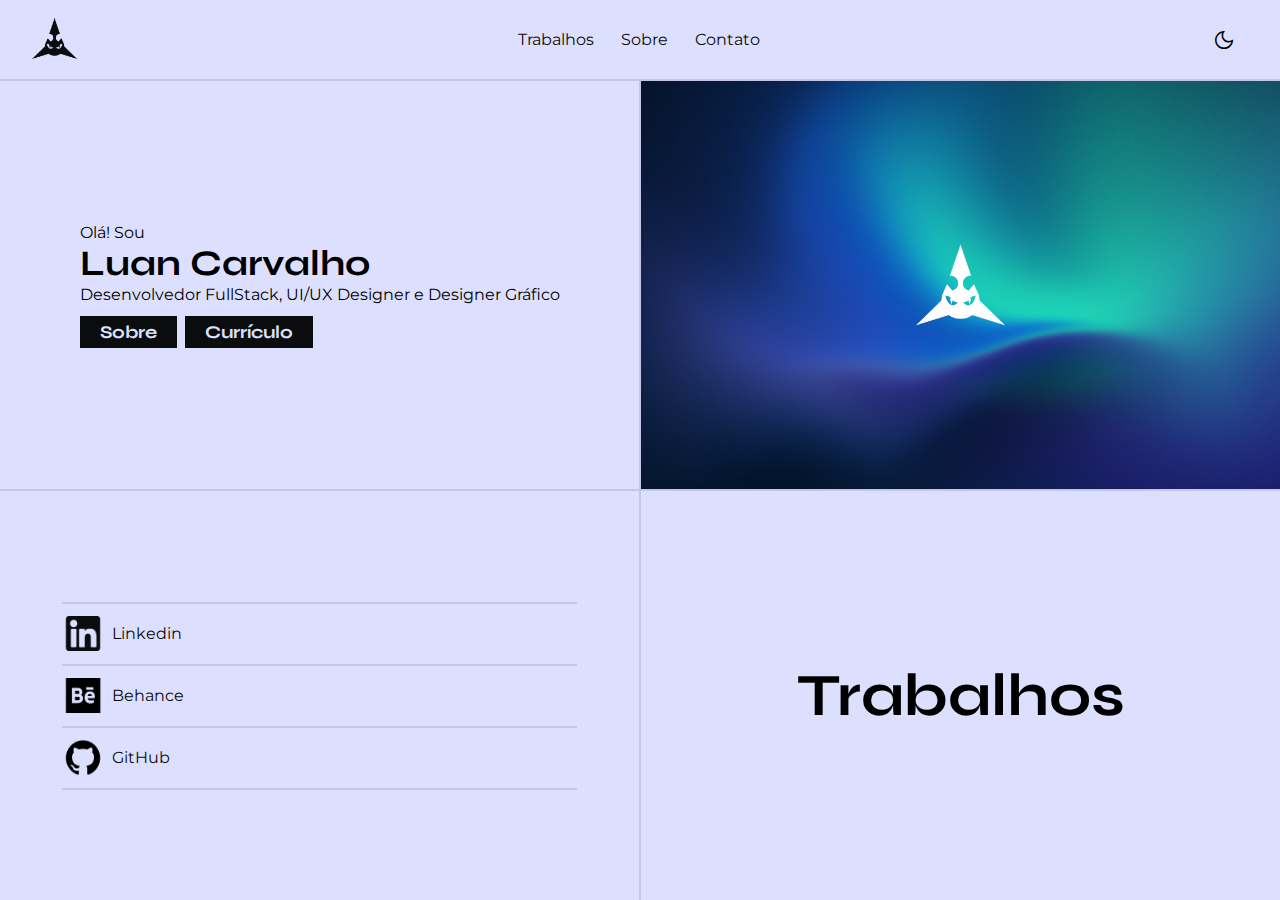
<file: index.html>
<!DOCTYPE html>
<html>

<head>
    <meta charset='utf-8'>
    <meta http-equiv='X-UA-Compatible' content='IE=edge'>
    <title>Luan Carvalho's Portfolio</title>
    <meta name='viewport' content='width=device-width, initial-scale=1'>
    <link rel='stylesheet' type='text/css' media='screen' href='assets/css/index_style.css' id="cssLink">
    <link rel="shortcut icon" href="ico.ico" type="image/x-icon">
    <!-- ICONS GOOGLE -->
    <link rel="stylesheet"
        href="https://fonts.googleapis.com/css2?family=Material+Symbols+Outlined:opsz,wght,FILL,GRAD@20..48,100..700,0..1,-50..200" />
    <!--FONTS GOOGLE-->
    <link rel="preconnect" href="https://fonts.googleapis.com">
    <link rel="preconnect" href="https://fonts.gstatic.com" crossorigin>
    <link href="https://fonts.googleapis.com/css2?family=Montserrat:wght@100;200;300;400;500;600;700&display=swap"
        rel="stylesheet">
    <link rel="preconnect" href="https://fonts.googleapis.com">
    <link rel="preconnect" href="https://fonts.gstatic.com" crossorigin>
    <link href="https://fonts.googleapis.com/css2?family=Syne:wght@400;500;600;700;800&display=swap" rel="stylesheet">
</head>

<body>
    <nav id="nav-general" class="style-light-bg">
        <div id="navigation">
            <a href="index.html"><img src="assets/images/icons/Black/Logo.png" class="nav-icon" id="logonav"></a>
            <ul>
                <li> <a href="trabalhos.html"> Trabalhos </a></li>
                <li> <a href="sobre.html"> Sobre </a></li>
                <li> <a href="contato.html"> Contato </a></li>
            </ul>
            <div id="right-nav">
                <a id="nav-menu" class="nav-btn" onclick="expandMenu();"> <span class="material-symbols-outlined"> menu
                    </span> </a>
                <a id="nav-darkmode" class="nav-btn" onclick="darkModeON();storageDark()"><span
                        class="material-symbols-outlined"> dark_mode </span> </a>
                <a id="nav-lightmode" class="nav-btn" onclick="darkModeOFF();storageLight()"><span
                        class="material-symbols-outlined"> light_mode </span> </a>
            </div>

        </div>
    </nav>
    <nav id="right-menu">
        <div id="menu-seminav">
            <a id="closeMenu">
            <span class="material-symbols-outlined" onclick="retractMenu()">close</span>
            </a>
        </div>
        <article>
            <ul class="right-menu-items">
                <li class="right-menu-li"> <a href="trabalhos.html"> Trabalhos </a> </li>
                <li class="right-menu-li"> <a href="sobre.html"> Sobre </a> </li>
                <li class="right-menu-li"> <a href="contato.html"> Contato </a> </li>
                <li class="right-menu-li catline"> </li>
            </ul>
            <ul class="right-menu-items">
                <li class="right-menu-li" id="darkMobileBTN"> <a onclick="darkModeON();storageDark()"> <span
                            class="material-symbols-outlined" id="mDarkIcon"> dark_mode </span> Modo Escuro</a> </li>
                <li class="_disabled" id="lightMobileBTN"> <a onclick="darkModeOFF();storageLight()"> <span class="material-symbols-outlined"
                            id="mDarkIcon"> light_mode </span> Modo Claro </a> </li>
            </ul>
        </article> 
    </nav>
    <main class="style-light-bg">
        <div id="luan-info" class="">
            <div id="container-luan" class="spacing60">
                <div id="mainText">
                    <h2>Olá! Sou</h2>
                    <h1>Luan Carvalho</h1>
                    <h2>Desenvolvedor FullStack, UI/UX Designer e Designer Gráfico</h2>
                </div>
                <div id="luan-buttons">
                    <a href="sobre.html"><button id="btnsobre">Sobre</button> </a>
                    <a href="assets/files/luancarvalhocurriculo.pdf" download><button id="btncurriculo">Currículo</button> </a>
                </div>
            </div>
        </div>
        <div id="picture-deco"></div>
        <div id="luan-socials" class="">
            <section id="contentsocials" class="spacing60">
                <h1 id="titleSocials" class="titleMobile">Redes Sociais</h1>
                <ul id="container-socials" class="">
                    <a href="https://www.linkedin.com/in/luancarvalho7/">
                        <li id="liLinkedin"> <img src="assets/images/icons/Black/linkedinBlack.png" class="social_icon"
                                id="linkedin-ico">
                            Linkedin</li>
                    </a>
                    <a href="https://www.behance.net/anluk">
                        <li id="liBehance"> <img src="assets/images/icons/Black/behanceBlack.png" class="social_icon"
                                id="behance-ico">
                            Behance </li>
                    </a>
                    <a href="https://github.com/luancarvalho7">
                        <li id="liGitHub"> <img src="assets/images/icons/Black/gitblack.png" class="social_icon"
                                id="github-ico"> GitHub
                        </li>
                    </a>
                </ul>
            </section>
        </div>
        <div id="works" class="" onmouseover="worksappear()" onmouseout="worksdisappear()">
            <div id="workcards">
                <a href="https://www.behance.net/anluk" id="cardGraphic" class="wCard">
                    <img src="assets/images/Pictures/GraphicDesign.png">
                </a>
                <a href="trabalhos.html" id="cardWeb" class="wCard">
                    <img src="assets/images/Pictures/WebDesigh.png">
                </a>
            </div>
            <div id="container-works">
                <h1>Trabalhos</h1>
            </div>
        </div>
        <div id="worksmobile">
            <section id="workscontent">
                <h1 class="titleMobile">Trabalhos</h1>
                <a href="https://www.behance.net/anluk" id="cardGraphicMobile" class="wCardMobile">
                    <img src="assets/images/Pictures/GraphicDesign.png">
                </a>
                <a href="trabalhos.html" id="cardWebMobile" class="wCardMobile">
                    <img src="assets/images/Pictures/WebDesigh.png">
                </a>
            </section>
        </div>
    </main>
</body>
<script src='assets/script/indexscript.js'></script>
<script src='assets/script/mutuals.js'></script>
</html>
</file>
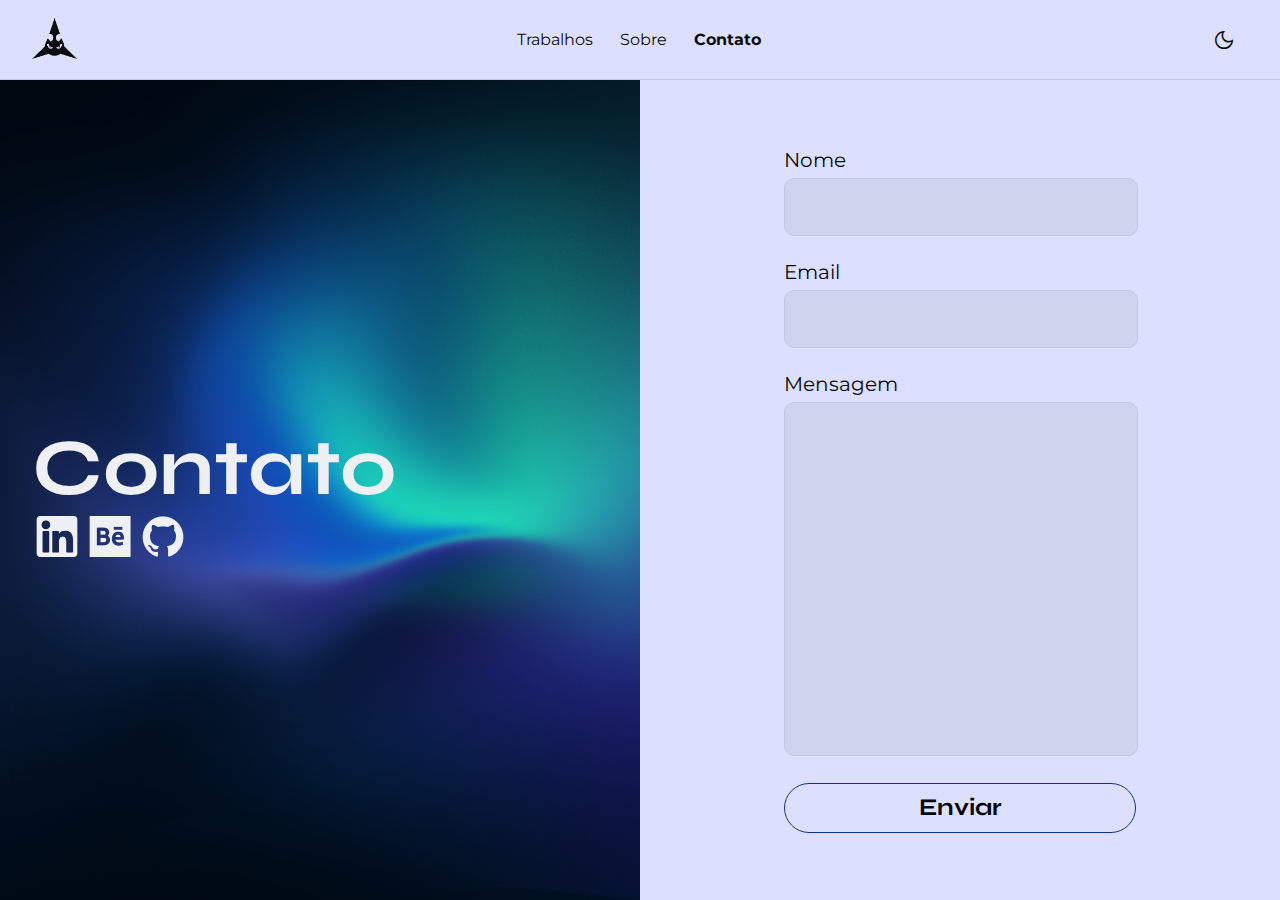
<file: contato.html>
<!DOCTYPE html>
<html>

<head>
    <meta charset='utf-8'>
    <meta http-equiv='X-UA-Compatible' content='IE=edge'>
    <title>Contato</title>
    <meta name='viewport' content='width=device-width, initial-scale=1'>
    <link rel="shortcut icon" href="ico.ico" type="image/x-icon">
    <link rel='stylesheet' type='text/css' media='screen' href='assets/css/contato_style.css' id="cssLink">
    <!-- ICONS GOOGLE -->
    <link rel="stylesheet"
        href="https://fonts.googleapis.com/css2?family=Material+Symbols+Outlined:opsz,wght,FILL,GRAD@20..48,100..700,0..1,-50..200" />
    <!--FONTS GOOGLE-->
    <link rel="preconnect" href="https://fonts.googleapis.com">
    <link rel="preconnect" href="https://fonts.gstatic.com" crossorigin>
    <link href="https://fonts.googleapis.com/css2?family=Montserrat:wght@100;200;300;400;500;600;700&display=swap"
        rel="stylesheet">
    <link rel="preconnect" href="https://fonts.googleapis.com">
    <link rel="preconnect" href="https://fonts.gstatic.com" crossorigin>
    <link href="https://fonts.googleapis.com/css2?family=Syne:wght@400;500;600;700;800&display=swap" rel="stylesheet">
</head>

<body>
    <nav id="nav-general" class="style-light-bg">
        <div id="navigation">
            <a href="index.html"><img src="assets/images/icons/Black/Logo.png" class="nav-icon" id="logonav"></a>
            <ul>
                <li> <a href="trabalhos.html"> Trabalhos </a></li>
                <li> <a href="sobre.html"> Sobre </a></li>
                <li> <a href="contato.html" class="current-page_NAV"> Contato </a></li>
            </ul>
            <div id="right-nav">
                <a id="nav-menu" class="nav-btn" onclick="expandMenu();"> <span class="material-symbols-outlined"> menu
                    </span> </a>
                <a id="nav-darkmode" class="nav-btn" onclick="darkModeON();storageDark()"><span
                        class="material-symbols-outlined"> dark_mode </span> </a>
                <a id="nav-lightmode" class="nav-btn" onclick="darkModeOFF();storageLight()"><span
                        class="material-symbols-outlined"> light_mode </span> </a>
            </div>

        </div>
    </nav>
    <nav id="right-menu">
        <div id="menu-seminav">
            <a id="closeMenu">
                <span class="material-symbols-outlined" onclick="retractMenu()">close</span>
            </a>
        </div>
        <article>
            <ul class="right-menu-items">
                <li class="right-menu-li"> <a href="trabalhos.html"> Trabalhos </a> </li>
                <li class="right-menu-li"> <a href="sobre.html"> Sobre </a> </li>
                <li class="right-menu-li"> <a href="contato.html"> Contato </a> </li>
                <li class="right-menu-li catline"> </li>
            </ul>
            <ul class="right-menu-items">
                <li class="right-menu-li" id="darkMobileBTN"> <a onclick="darkModeON();storageDark()"> <span
                            class="material-symbols-outlined" id="mDarkIcon"> dark_mode </span> Modo Escuro</a> </li>
                <li class="_disabled" id="lightMobileBTN"> <a onclick="darkModeOFF();storageLight()"> <span
                            class="material-symbols-outlined" np id="mDarkIcon"> light_mode </span> Modo Claro </a>
                </li>
            </ul>
        </article>
    </nav>
    <main>
        <section class="title-deco">
            <div id="information">
                <h1 class="titleSyne">Contato</h1>
                <div id="socialMedia">
                    <a href="https://www.linkedin.com/in/luancarvalho7/"> <img
                            src="assets/images/icons/White/linkedin.png" class="contactSocial-icon"> </a>
                    <a href="https://www.behance.net/anluk"> <img src="assets/images/icons/White/behance.png"
                            class="contactSocial-icon"> </a>
                    <a href="https://github.com/luancarvalho7"> <img src="assets/images/icons/White/github.png"
                            class="contactSocial-icon"> </a>
                </div>
            </div>
        </section>
        <section class="content">
            <form id="formulario" action="https://formspree.io/f/mvoyrokz" method="POST">
                <div class="inputField">
                    <h1>Nome</h1><input type="text" class="inputContact customStyle-Frm" id="nameI" name="Name:"  maxlength="120" required onkeyup="firstletter()">
                </div>
                <div class="inputField">
                    <h1>Email</h1><input type="email" class="inputContact customStyle-Frm" name="Email:" maxlength="120" required>
                </div>
                <div class="inputField">
                    <h1>Mensagem</h1>
                    <textarea name="Message:" class="txtA-Contact customStyle-Frm" maxlength="2000" required> </textarea>
                </div>
                <input type="submit" id="buttonSubmit" value="Enviar">
            </form>
        </section>
    </main>
</body>
<script src='assets/script/contatoscript.js'></script>
<script src='assets/script/mutuals.js'></script>

</html>
</file>
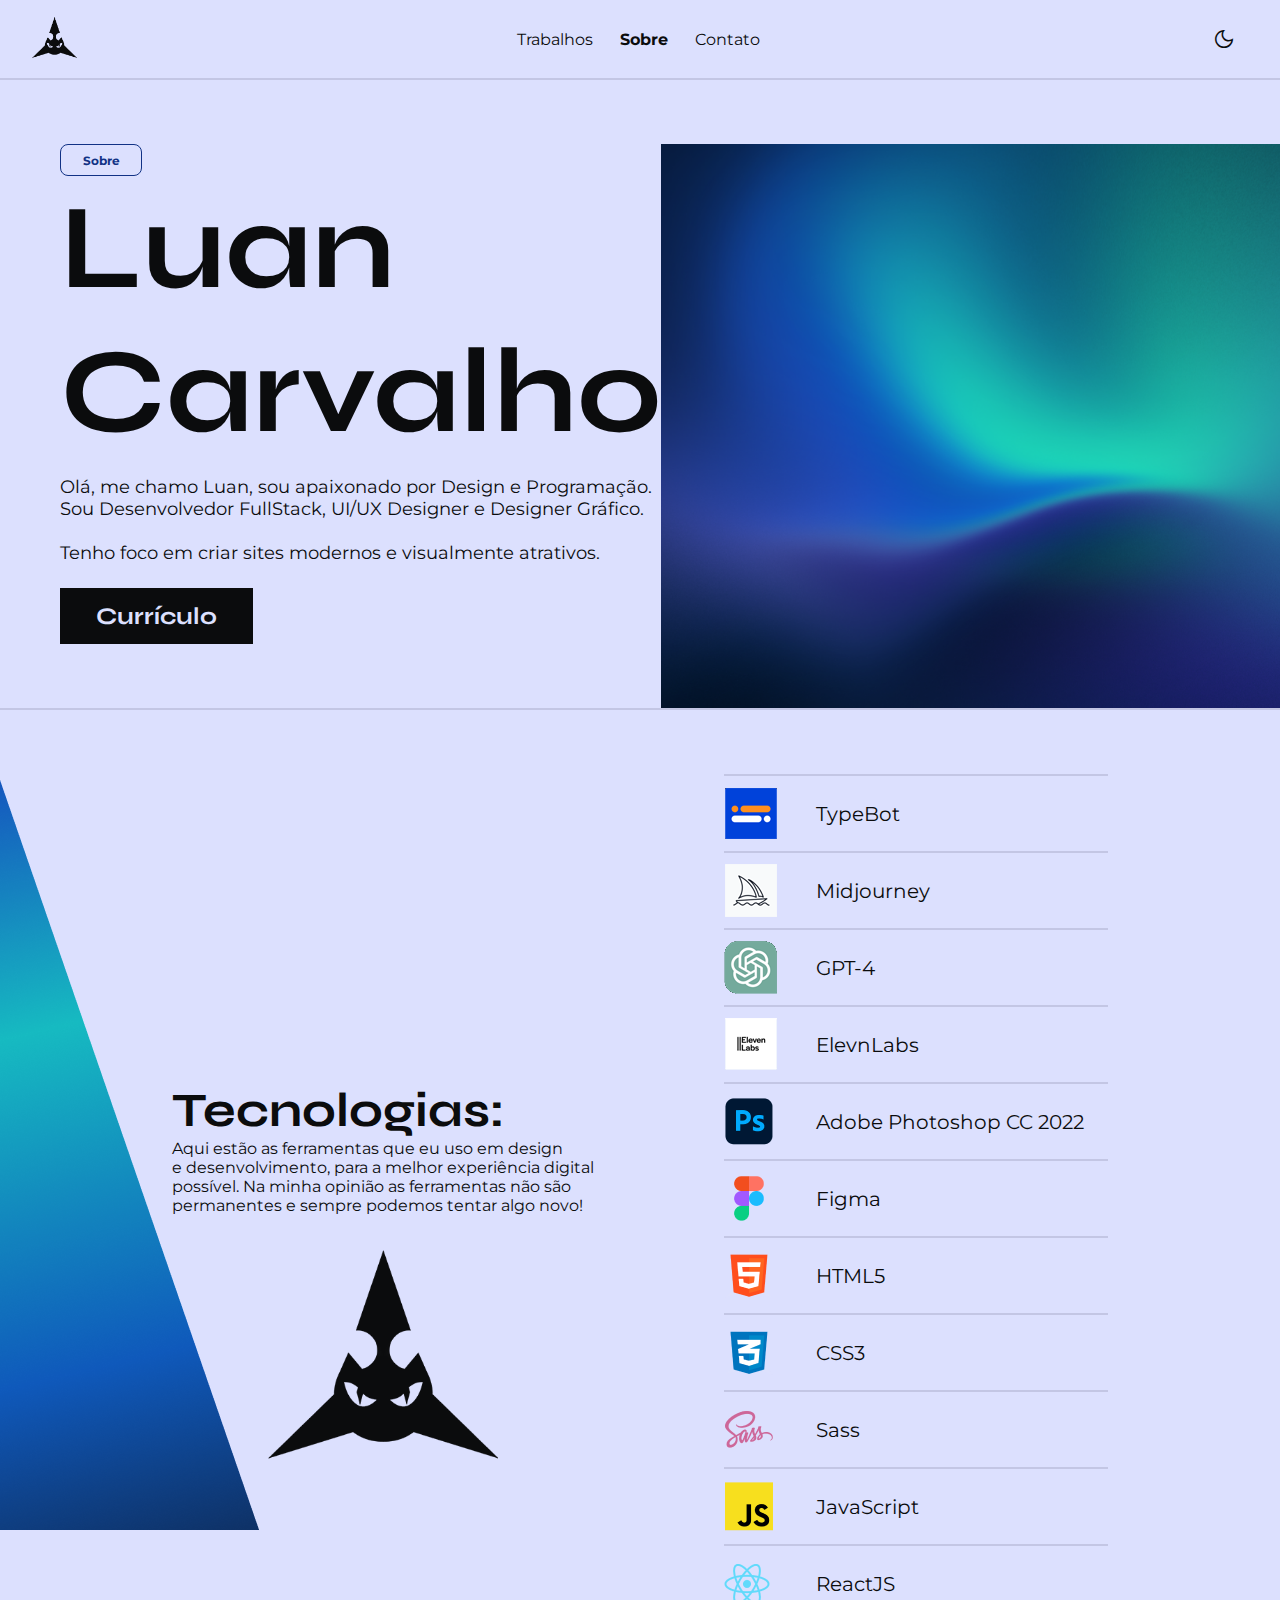
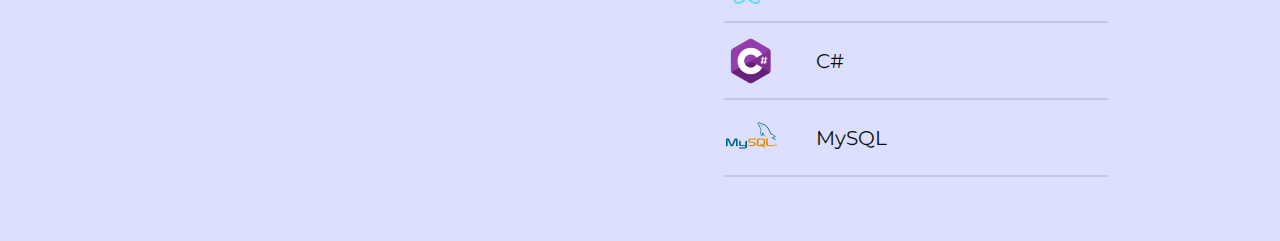
<file: sobre.html>
<!DOCTYPE html>
<html>

<head>
    <meta charset='utf-8'>
    <meta http-equiv='X-UA-Compatible' content='IE=edge'>
    <title>Sobre</title>
    <meta name='viewport' content='width=device-width, initial-scale=1'>
    <link rel="shortcut icon" href="ico.ico" type="image/x-icon">
    <link rel='stylesheet' type='text/css' media='screen' href='assets/css/sobre_style.css' id="cssLink">
    <!-- ICONS GOOGLE -->
    <link rel="stylesheet"
        href="https://fonts.googleapis.com/css2?family=Material+Symbols+Outlined:opsz,wght,FILL,GRAD@20..48,100..700,0..1,-50..200" />
    <!--FONTS GOOGLE-->
    <link rel="preconnect" href="https://fonts.googleapis.com">
    <link rel="preconnect" href="https://fonts.gstatic.com" crossorigin>
    <link href="https://fonts.googleapis.com/css2?family=Montserrat:wght@100;200;300;400;500;600;700&display=swap"
        rel="stylesheet">
    <link rel="preconnect" href="https://fonts.googleapis.com">
    <link rel="preconnect" href="https://fonts.gstatic.com" crossorigin>
    <link href="https://fonts.googleapis.com/css2?family=Syne:wght@400;500;600;700;800&display=swap" rel="stylesheet">
</head>

<body>
    <nav id="nav-general">
        <div id="navigation">
            <a href="index.html"><img src="assets/images/icons/Black/Logo.png" class="nav-icon" id="logonav"></a>
            <ul>
                <li> <a href="trabalhos.html"> Trabalhos </a></li>
                <li> <a href="sobre.html" class="current-page_NAV"> Sobre </a></li>
                <li> <a href="contato.html"> Contato </a></li>
            </ul>
            <div id="right-nav">
                <a id="nav-menu" class="nav-btn" onclick="expandMenu();"> <span class="material-symbols-outlined"> menu
                    </span> </a>
                <a id="nav-darkmode" class="nav-btn" onclick="darkModeON();storageDark()"><span
                        class="material-symbols-outlined"> dark_mode </span> </a>
                <a id="nav-lightmode" class="nav-btn" onclick="darkModeOFF();storageLight()"><span
                        class="material-symbols-outlined"> light_mode </span> </a>
            </div>

        </div>
    </nav>
    <nav id="right-menu">
        <div id="menu-seminav">
            <a id="closeMenu">
                <span class="material-symbols-outlined" onclick="retractMenu()">close</span>
            </a>
        </div>
        <article>
            <ul class="right-menu-items">
                <li class="right-menu-li"> <a href="trabalhos.html"> Trabalhos </a> </li>
                <li class="right-menu-li"> <a href="sobre.html"> Sobre </a> </li>
                <li class="right-menu-li"> <a href="contato.ht  ml"> Contato </a> </li>
                <li class="right-menu-li catline"> </li>
            </ul>
            <ul class="right-menu-items">
                <li class="right-menu-li" id="darkMobileBTN"> <a onclick="darkModeON();storageDark()"> <span
                            class="material-symbols-outlined" id="mDarkIcon"> dark_mode </span> Modo Escuro</a> </li>
                <li class="_disabled" id="lightMobileBTN"> <a onclick="darkModeOFF();storageLight()"> <span
                            class="material-symbols-outlined" np id="mDarkIcon"> light_mode </span> Modo Claro </a>
                </li>
            </ul>
        </article>
    </nav>
    <main>
        <div class="content">
            <section id="luan-info">
                <div id="about-luan">
                    <div id="current-page">Sobre</div>
                    <div id="information">
                        <h1 class="titleSyne" id="about-title">Luan <br>Carvalho</h1>
                        <p id="about-text">Olá, me chamo Luan, sou apaixonado por Design e Programação. <br>
                            Sou Desenvolvedor FullStack, UI/UX Designer e Designer Gráfico. <br> <br>
                            Tenho foco em criar sites modernos e visualmente atrativos.
                        </p>
                    </div>
                    <a id="download-curriculo" href="assets/files/luancarvalhocurriculo.pdf" download><button id="btncurriculo" class="mainbutton" href="">
                            Currículo</button> </a>
                    <figcaption id="about-deco-mobile"></figcaption>
                </div>
                <figcaption id="about-deco"></figcaption>
            </section>
            <section id="techs">
                <div id="info-techs">
                    <h1 class="titleSyne">Tecnologias:</h1>
                    <p>Aqui estão as ferramentas que eu uso em design<br>
                        e desenvolvimento, para a melhor experiência digital<br>
                        possível. Na minha opinião as ferramentas não são<br>
                        permanentes e sempre podemos tentar algo novo!
                    </p>
                    <img src="assets/images/icons/Black/Logo.png" id="logoTechs">
                </div>
                <div id="techlist">
                    <ul>
                        <li>
                            <div class="tech-img"><img src="assets/images/icons/Colorful/typebot.png"> </div>
                            <h1>TypeBot</h1>
                        </li>
                        <li>
                            <div class="tech-img"><img src="assets/images/icons/Colorful/Midjourney.png"> </div>
                            <h1>Midjourney</h1>
                        </li>
                        <li>
                            <div class="tech-img"><img src="assets/images/icons/Colorful/chatgpt.png"> </div>
                            <h1>GPT-4</h1>
                        </li>
                        <li>
                            <div class="tech-img"><img src="assets/images/icons/Colorful/ElevenLabs.png"> </div>
                            <h1>ElevnLabs</h1>
                        </li>
                        <li>
                            <div class="tech-img"><img src="assets/images/icons/Colorful/Photoshop 1.png"> </div>
                            <h1>Adobe Photoshop CC 2022</h1>
                        </li>
                        <li>
                            <div class="tech-img"><img src="assets/images/icons/Colorful/Figma 1.png"> </div>
                            <h1>Figma</h1>
                        </li>
                        <li>
                            <div class="tech-img"><img src="assets/images/icons/Colorful/Html 1.png"> </div>
                            <h1>HTML5</h1>
                        </li>
                        <li>
                            <div class="tech-img"><img src="assets/images/icons/Colorful/Css 1.png"> </div>
                            <h1>CSS3</h1>
                        </li>
                        <li>
                            <div class="tech-img"><img src="assets/images/icons/Colorful/Sass 1.png"> </div>
                            <h1>Sass</h1>
                        </li>
                        <li>
                            <div class="tech-img"><img src="assets/images/icons/Colorful/Js 1.png"> </div>
                            <h1>JavaScript</h1>
                        </li>
                        <li>
                            <div class="tech-img"><img src="assets/images/icons/Colorful/reactjs.png"> </div>
                            <h1>ReactJS</h1>
                        </li>
                        <li>
                            <div class="tech-img"><img src="assets/images/icons/Colorful/Csharp.png"> </div>
                            <h1>C#</h1>
                        </li>
                        <li>
                            <div class="tech-img"><img src="assets/images/icons/Colorful/Mysql 1.png"> </div>
                            <h1>MySQL</h1>
                        </li>
                    </ul>
                </div>
            </section>
            <figcaption id="triangle-shape"> </figcaption>
        </div>
    </main>
</body>
<script src='assets/script/sobrescript.js'></script>
<script src='assets/script/mutuals.js'></script>

</html>
</file>
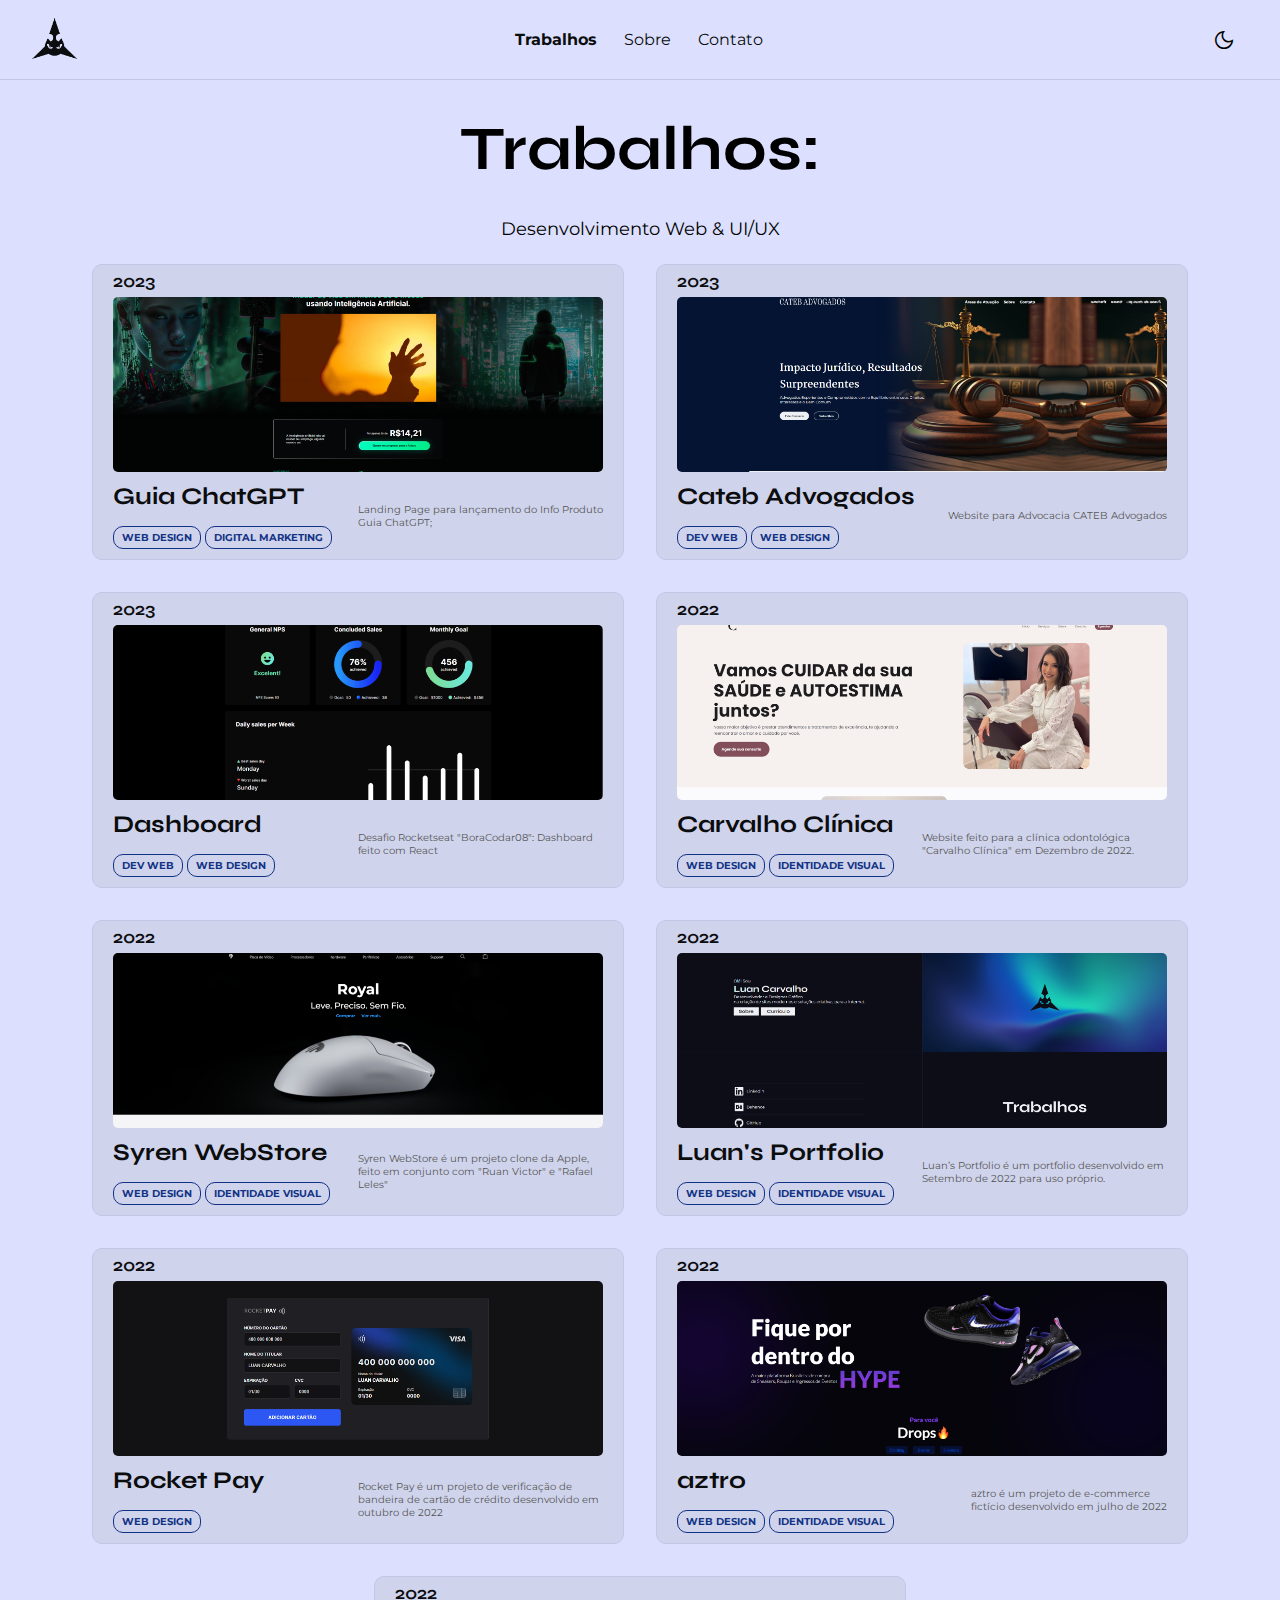
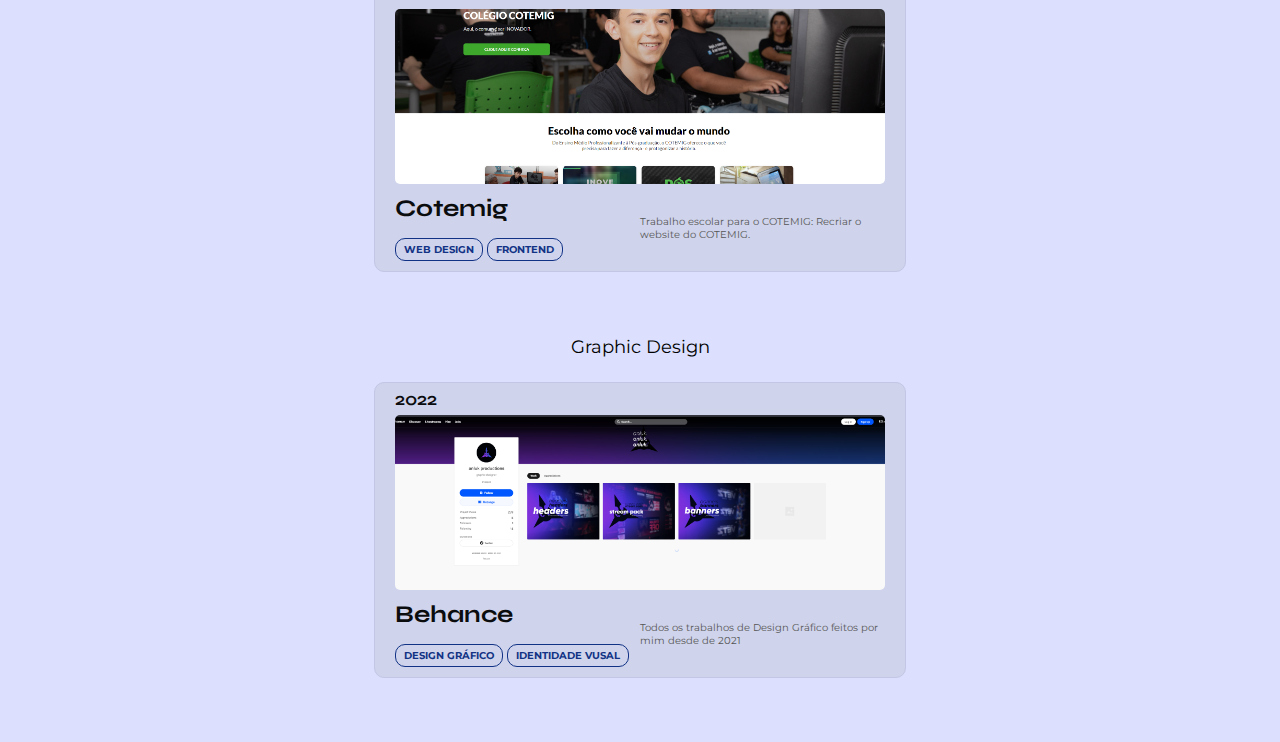
<file: trabalhos.html>
<!DOCTYPE html>
<html>

<head>
    <meta charset='utf-8'>
    <meta http-equiv='X-UA-Compatible' content='IE=edge'>
    <title>Trabalhos</title>
    <meta name='viewport' content='width=device-width, initial-scale=1'>
    <link rel="shortcut icon" href="ico.ico" type="image/x-icon">
    <link rel='stylesheet' type='text/css' media='screen' href='assets/css/trabalhos_style.css' id="cssLink">
    <!-- ICONS GOOGLE -->
    <link rel="stylesheet"
        href="https://fonts.googleapis.com/css2?family=Material+Symbols+Outlined:opsz,wght,FILL,GRAD@20..48,100..700,0..1,-50..200" />
    <!--FONTS GOOGLE-->
    <link rel="preconnect" href="https://fonts.googleapis.com">
    <link rel="preconnect" href="https://fonts.gstatic.com" crossorigin>
    <link href="https://fonts.googleapis.com/css2?family=Montserrat:wght@100;200;300;400;500;600;700&display=swap"
        rel="stylesheet">
    <link rel="preconnect" href="https://fonts.googleapis.com">
    <link rel="preconnect" href="https://fonts.gstatic.com" crossorigin>
    <link href="https://fonts.googleapis.com/css2?family=Syne:wght@400;500;600;700;800&display=swap" rel="stylesheet">
</head>

<body>
    <nav id="nav-general" class="style-light-bg">
        <div id="navigation">
            <a href="index.html"><img src="assets/images/icons/Black/Logo.png" class="nav-icon" id="logonav"></a>
            <ul>
                <li> <a href="trabalhos.html" class="current-page_NAV"> Trabalhos </a></li>
                <li> <a href="sobre.html"> Sobre </a></li>
                <li> <a href="contato.html"> Contato </a></li>
            </ul>
            <div id="right-nav">
                <a id="nav-menu" class="nav-btn" onclick="expandMenu();"> <span class="material-symbols-outlined"> menu
                    </span> </a>
                <a id="nav-darkmode" class="nav-btn" onclick="darkModeON();storageDark()"><span
                        class="material-symbols-outlined"> dark_mode </span> </a>
                <a id="nav-lightmode" class="nav-btn" onclick="darkModeOFF();storageLight()"><span
                        class="material-symbols-outlined"> light_mode </span> </a>
            </div>

        </div>
    </nav>
    <nav id="right-menu">
        <div id="menu-seminav">
            <a id="closeMenu">
                <span class="material-symbols-outlined" onclick="retractMenu()">close</span>
            </a>
        </div>
        <article>
            <ul class="right-menu-items">
                <li class="right-menu-li"> <a href="trabalhos.html"> Trabalhos </a> </li>
                <li class="right-menu-li"> <a href="sobre.html"> Sobre </a> </li>
                <li class="right-menu-li"> <a href="contato.html"> Contato </a> </li>
                <li class="right-menu-li catline"> </li>
            </ul>
            <ul class="right-menu-items">
                <li class="right-menu-li" id="darkMobileBTN"> <a onclick="darkModeON();storageDark()"> <span
                            class="material-symbols-outlined" id="mDarkIcon"> dark_mode </span> Modo Escuro</a> </li>
                <li class="_disabled" id="lightMobileBTN"> <a onclick="darkModeOFF();storageLight()"> <span
                            class="material-symbols-outlined" np id="mDarkIcon"> light_mode </span> Modo Claro </a>
                </li>
            </ul>
        </article>
    </nav>
    <main>
        <div class="mainSection" id="titlesection">
            <h1 class="titleSyne" id="trabalhosTitle">Trabalhos:</h1>
        </div>
        <div id="webdesign" class="mainSection">
            <h1 class="titleCategories">Desenvolvimento Web & UI/UX</h1>
            <section class="containers">
                <!-- vv OAKAI START vv -->
                <a href="https://oak-ai.vercel.app" class="cardProject">
                    <div class="cardContent">
                        <div class="titleSyne dateProject">2023</div>
                        <figcaption class="project_image"><img src="assets/images/project_pictures/oakai.png">
                        </figcaption>
                        <div class="project_information">
                            <div class="title_tags">
                                <h1 class="titleSyne">Guia ChatGPT</h1>
                                <div class="tags">
                                    <div class="tag_default">WEB DESIGN</div>
                                    <div class="tag_default">DIGITAL MARKETING</div>
                                </div>
                            </div>
                            <div class="project_description">
                                <h2>Landing Page para lançamento do Info Produto Guia ChatGPT;
                                </h2>
                            </div>
                        </div>
                    </div>
                </a>
                <!-- vv COAKAI END vv -->
                <!-- vv CATEB CARD START vv -->
                <a href="https://catebadvogados.com.br/" class="cardProject">
                    <div class="cardContent">
                        <div class="titleSyne dateProject">2023</div>
                        <figcaption class="project_image"><img src="assets/images/project_pictures/cateb.png">
                        </figcaption>
                        <div class="project_information">
                            <div class="title_tags">
                                <h1 class="titleSyne">Cateb Advogados</h1>
                                <div class="tags">
                                    <div class="tag_default">DEV WEB</div>
                                    <div class="tag_default">WEB DESIGN</div>
                                </div>
                            </div>
                            <div class="project_description">
                                <h2>Website para Advocacia CATEB Advogados
                                </h2>
                            </div>
                        </div>
                    </div>
                </a>
                <!-- vv CATEB CARD END vv -->
                <!-- vv DASHBOARD CARD START vv -->
                <a href="https://bc8-dashboard.netlify.app/" class="cardProject">
                    <div class="cardContent">
                        <div class="titleSyne dateProject">2023</div>
                        <figcaption class="project_image"><img src="assets/images/project_pictures/project.png">
                        </figcaption>
                        <div class="project_information">
                            <div class="title_tags">
                                <h1 class="titleSyne">Dashboard</h1>
                                <div class="tags">
                                    <div class="tag_default">DEV WEB</div>
                                    <div class="tag_default">WEB DESIGN</div>
                                </div>
                            </div>
                            <div class="project_description">
                                <h2>Desafio Rocketseat "BoraCodar08": Dashboard feito com React
                                </h2>
                            </div>
                        </div>
                    </div>
                </a>
                <!-- vv DASHBOARD CARD END vv -->
                <!-- vv CARVALHO CLINICA CARD START vv -->
                <a href="https://www.dracarolinadecarvalho.com" class="cardProject">
                    <div class="cardContent">
                        <div class="titleSyne dateProject">2022</div>
                        <figcaption class="project_image"><img src="assets/images/project_pictures/carvalhoclinica.png">
                        </figcaption>
                        <div class="project_information">
                            <div class="title_tags">
                                <h1 class="titleSyne">Carvalho Clínica</h1>
                                <div class="tags">
                                    <div class="tag_default">WEB DESIGN</div>
                                    <div class="tag_default">IDENTIDADE VISUAL</div>
                                </div>
                            </div>
                            <div class="project_description">
                                <h2>Website feito para a clínica odontológica "Carvalho Clínica" em Dezembro de 2022.
                                </h2>
                            </div>
                        </div>
                    </div>
                </a>
                <!-- vv CARVALHO CLINICA CARD END vv -->
                <!-- vv SYREN CARD START vv -->
                <a href="https://syren.netlify.app" class="cardProject">
                    <div class="cardContent">
                        <div class="titleSyne dateProject">2022</div>
                        <figcaption class="project_image"><img src="assets/images/project_pictures/syren.png">
                        </figcaption>
                        <div class="project_information">
                            <div class="title_tags">
                                <h1 class="titleSyne">Syren WebStore</h1>
                                <div class="tags">
                                    <div class="tag_default">WEB DESIGN</div>
                                    <div class="tag_default">IDENTIDADE VISUAL</div>
                                </div>
                            </div>
                            <div class="project_description">
                                <h2>Syren WebStore é um projeto clone da Apple, feito em conjunto com "Ruan Victor" e
                                    "Rafael Leles"
                                </h2>
                            </div>
                        </div>
                    </div>
                </a>
                <!-- vv SYREN CARD END vv -->
                <!-- vv LUAN'S PORTFOLIO CARD START vv -->
                <a href="index.html" class="cardProject">
                    <div class="cardContent">
                        <div class="titleSyne dateProject">2022</div>
                        <figcaption class="project_image"><img src="assets/images/project_pictures/LuanSPortfolio.png">
                        </figcaption>
                        <div class="project_information">
                            <div class="title_tags">
                                <h1 class="titleSyne">Luan's Portfolio</h1>
                                <div class="tags">
                                    <div class="tag_default">WEB DESIGN</div>
                                    <div class="tag_default">IDENTIDADE VISUAL</div>
                                </div>
                            </div>
                            <div class="project_description">
                                <h2>Luan’s Portfolio é um portfolio desenvolvido em Setembro de 2022 para uso próprio.
                                </h2>
                            </div>
                        </div>
                    </div>
                </a>
                <!-- vv LUAN'S PORTFOLIO CARD END vv -->
                <!-- vv ROCKETPAY CARD START vv -->
                <a href="
                https://rocketpay-luancarvalho.vercel.app/" class="cardProject">
                    <div class="cardContent">
                        <div class="titleSyne dateProject">2022</div>
                        <figcaption class="project_image"><img src="assets/images/project_pictures/rocketpay.png">
                        </figcaption>
                        <div class="project_information">
                            <div class="title_tags">
                                <h1 class="titleSyne">Rocket Pay</h1>
                                <div class="tags">
                                    <div class="tag_default">WEB DESIGN</div>
                                </div>
                            </div>
                            <div class="project_description">
                                <h2>Rocket Pay é um projeto de verificação de bandeira de cartão de crédito desenvolvido
                                    em outubro de 2022
                                </h2>
                            </div>
                        </div>
                    </div>
                </a>
                <!-- vv ROCKET PATY CARD END vv -->
                <!-- vv AZTRO CARD START vv -->
                <a href="https://aztro.netlify.app/" class="cardProject">
                    <div class="cardContent">
                        <div class="titleSyne dateProject">2022</div>
                        <figcaption class="project_image"><img src="assets/images/project_pictures/aztro.png">
                        </figcaption>
                        <div class="project_information">
                            <div class="title_tags">
                                <h1 class="titleSyne">aztro</h1>
                                <div class="tags">
                                    <div class="tag_default">WEB DESIGN</div>
                                    <div class="tag_default">IDENTIDADE VISUAL</div>
                                </div>
                            </div>
                            <div class="project_description">
                                <h2>
                                    aztro é um projeto de e-commerce <br>
                                    fictício desenvolvido em julho de 2022
                                </h2>
                            </div>
                        </div>
                    </div>
                </a>
                <!-- vv AZTRO CARD END vv -->
                <!-- vv COTEMIG CARD START vv -->
                <a href="https://cotemig.netlify.app/" class="cardProject">
                    <div class="cardContent">
                        <div class="titleSyne dateProject">2022</div>
                        <figcaption class="project_image"><img src="assets/images/project_pictures/cotemig.png">
                        </figcaption>
                        <div class="project_information">
                            <div class="title_tags">
                                <h1 class="titleSyne">Cotemig</h1>
                                <div class="tags">
                                    <div class="tag_default">WEB DESIGN</div>
                                    <div class="tag_default">FRONTEND</div>
                                </div>
                            </div>
                            <div class="project_description">
                                <h2>
                                    Trabalho escolar para o COTEMIG: Recriar o website do COTEMIG.
                                </h2>
                            </div>
                        </div>
                    </div>
                </a>
                <!-- vv COTEMIG CARD END vv -->
            </section>
        </div>
        <div class="lineSeparator"> </div>
        <div id="graphicdesign" class="mainSection">
            <h1 class="titleCategories">Graphic Design</h1>
            <section class="containers">
                <!-- vv BEHANCE CARD START vv -->
                <a href="https://www.behance.net/anluk" class="cardProject">
                    <div class="cardContent">
                        <div class="titleSyne dateProject">2022</div>
                        <figcaption class="project_image"><img src="assets/images/project_pictures/behance.png">
                        </figcaption>
                        <div class="project_information">
                            <div class="title_tags">
                                <h1 class="titleSyne">Behance</h1>
                                <div class="tags">
                                    <div class="tag_default">DESIGN GRÁFICO</div>
                                    <div class="tag_default">IDENTIDADE VUSAL</div>
                                </div>
                            </div>
                            <div class="project_description">
                                <h2>
                                    Todos os trabalhos de Design Gráfico
                                    feitos por mim desde de 2021
                                </h2>
                            </div>
                        </div>
                    </div>
                </a>
                <!-- vv BEHANCE CARD END vv -->
            </section>
        </div>
    </main>
</body>
<script src='assets/script/trabalhosscript.js'></script>
<script src='assets/script/mutuals.js'></script>

</html>
</file>
<file: assets/css/index_style.css>
* {
  margin: 0px;
  padding: 0px;
  font-family: "Montserrat", sans-serif;
  text-decoration: none;
}

body {
  height: 100vh;
  width: 100vw;
  display: grid;
  grid-template-columns: 1fr;
  grid-template-rows: 80px 1fr;
  grid-template-areas: "nav" "main";
  font-size: 10px;
}

._enabled {
  display: flex;
}

#nav-general {
  display: flex;
  justify-content: center;
  align-items: center;
  grid-area: nav;
  border-bottom: solid 1px #C3C6E4;
}

#navigation {
  display: flex;
  align-items: center;
  justify-content: space-between;
  width: 95%;
  height: 100%;
  max-width: 1960px;
}
#navigation ul li {
  display: inline-block;
  font-size: 1.6em;
  margin: 0px 12px;
}
#navigation ul li a {
  color: #0B0C0D;
}

.nav-btn {
  width: 48px;
  height: 48px;
  display: flex;
  justify-content: center;
  align-items: center;
  cursor: pointer;
}

.nav-icon {
  width: 45px;
  height: 45px;
}

.material-symbols-outlined {
  display: auto;
  font-variation-settings: "FILL" 0, "wght" 400, "GRAD" 0, "opsz" 48;
  font-size: 24px;
  user-select: none;
}

#nav-lightmode {
  display: none;
}

#nav-menu {
  display: none;
}

#right-menu {
  display: none;
}

#bgfilter-menu {
  display: none;
}

main {
  display: grid;
  grid-template: 1fr 1fr/1fr 1fr;
  grid-template-areas: "luan-info picture-deco" "luan-socials works";
}

#luan-info {
  display: flex;
  justify-content: center;
  align-items: center;
  grid-area: luan-info;
  border-top: solid 1px #C3C6E4;
  border-bottom: solid 1px #C3C6E4;
  border-right: solid 1px #C3C6E4;
}

#mainText {
  margin-bottom: 12px;
  display: flex;
  flex-direction: column;
}
#mainText * {
  display: flex;
}
#mainText h1 {
  font-size: 3.6em;
  font-weight: 700;
  font-family: "Syne", sans-serif;
}
#mainText h2 {
  font-size: 1.6em;
  font-weight: 400;
  max-width: 530px;
}

#btnsobre {
  margin-right: 8px;
}

#luan-buttons {
  display: flex;
}
#luan-buttons button {
  user-select: none;
  cursor: pointer;
  font-family: "Syne", sans-serif;
  font-weight: 700;
  font-size: 1.8em;
  height: 32px;
  padding: 0px 20px;
  background-color: #0B0C0D;
  border: 0px;
  color: #DCE0FE;
}

#picture-deco {
  grid-area: picture-deco;
  border-left: solid 1px #C3C6E4;
  border-top: solid 1px #C3C6E4;
  border-bottom: solid 1px #C3C6E4;
  background-image: url(imgcss/Decoration002.png);
  background-position: center center;
  background-repeat: no-repeat;
  background-size: cover;
}

#luan-socials {
  grid-area: luan-socials;
  border-top: solid 1px #C3C6E4;
  border-right: solid 1px #C3C6E4;
  display: flex;
  justify-content: center;
  align-items: center;
}

.titleMobile {
  display: none;
}

#container-socials {
  width: 515px;
  display: flex;
  flex-direction: column;
}
#container-socials li {
  display: flex;
  justify-content: start;
  align-items: center;
  height: 50px;
  padding: 5px 0px;
  border-top: solid 2px #C3C6E4;
  font-size: 1.6em;
  color: #0B0C0D;
}

#liGitHub {
  border-bottom: solid 2px #C3C6E4;
}

.social_icon {
  width: 42px;
  margin-right: 8px;
}

#worksmobile {
  display: none;
}

#works {
  overflow: hidden;
  display: flex;
  justify-content: center;
  align-items: center;
  grid-area: works;
  border-left: solid 1px #C3C6E4;
  border-top: solid 1px #C3C6E4;
}

#workcards {
  display: flex;
  justify-content: center;
  align-items: center;
  width: 100%;
  height: 100%;
  z-index: 2;
  transition: 1s;
}

.wCard {
  width: 300px;
  height: 166px;
  overflow: hidden;
  border-radius: 10px;
  margin: 0px 10px;
}
.wCard img {
  height: 100%;
  width: 100%;
  transition: all 1s;
}
.wCard:hover {
  cursor: pointer;
}
.wCard:hover img {
  width: 150%;
  height: 150%;
  position: relative;
  transform: translate(-33%, -20%);
}

#cardGraphic {
  transform: translate(0px, 800px);
}

#cardWeb {
  transform: translate(0px, 800px);
}

#container-works {
  position: absolute;
  display: flex;
  justify-content: center;
  align-items: center;
}
#container-works h1 {
  font-family: "Syne", sans-serif;
  font-weight: 700;
  font-size: 6em;
}

.style-light-bg {
  background-color: #DCE0FE;
}

@media (max-width: 1190px) {
  body {
    font-size: 8px;
  }
  #container-socials {
    width: 412px;
  }
  #container-socials li {
    height: 50px;
  }
  .wCard {
    width: 210px;
    height: 116.2px;
  }
}
@media (max-width: 950px) {
  .spacing60 {
    width: 65vw;
  }
  .titleMobile {
    display: flex;
    max-width: 300px;
    margin-top: 32px;
    margin-bottom: 12px;
    font-size: 24px;
    font-family: "Syne", sans-serif;
  }
  body {
    height: 100%;
    width: 100%;
    display: flex;
    flex-direction: column;
  }
  #nav-general {
    order: 0;
  }
  #navigation {
    height: 80px;
  }
  #navigation ul {
    display: none;
  }
  .nav-icon {
    width: 26px;
    height: 26px;
  }
  #nav-darkmode {
    display: none;
  }
  #nav-menu {
    display: flex;
  }
  #right-menu {
    transition: linear 0.4s;
    position: fixed;
    right: -45%;
    display: flex;
    flex-direction: column;
    height: 100%;
    align-items: center;
    width: 45%;
    background-color: #0B0C0D;
    z-index: 10;
    color: #EEF0F4;
  }
  #right-menu > * {
    width: 89%;
  }
  #bgfilter-menu {
    display: none;
    position: fixed;
    transition: all 10s;
    width: 100vw;
    height: 100vh;
    background-color: rgba(0, 0, 0, 0.4);
  }
  #menu-seminav {
    justify-content: right;
    display: flex;
    align-items: center;
    height: 80px;
  }
  #closeMenu {
    width: 48px;
    height: 48px;
    display: flex;
    justify-content: center;
    align-items: center;
  }
  .right-menu-items {
    display: flex;
    flex-direction: column;
  }
  .right-menu-li {
    display: flex;
    padding: 10px 0px;
    font-size: 2em;
  }
  .right-menu-li a {
    color: #EEF0F4;
  }
  #mDarkIcon {
    position: relative;
    top: 5px;
  }
  .catline {
    width: 112%;
    margin-left: -6.5%;
    border-top: solid 1px #222326;
    margin-top: 10px;
  }
  main {
    display: flex;
    flex-direction: column;
  }
  #picture-deco {
    width: 100%;
    height: 220px;
    order: -20;
    border-left: none;
  }
  #luan-info {
    border-right: none;
    height: 240px;
  }
  #luan-buttons {
    flex-direction: column;
  }
  #luan-buttons button {
    height: 36px;
  }
  #btncurriculo {
    margin-top: 5px;
  }
  #luan-socials {
    flex-direction: column;
    font-size: 2em;
    border-bottom: solid 1px #C3C6E4;
    border-right: none;
  }
  #container-socials {
    margin-bottom: 64px;
    width: 65vw;
  }
  #container-socials a {
    width: 65vw;
  }
  #container-socials li {
    width: 416px;
    height: 50px;
    margin-bottom: 6px;
  }
  #works {
    display: none;
  }
  #worksmobile {
    height: auto;
    display: flex;
    justify-content: center;
    border-top: solid 1px #C3C6E4;
    margin-bottom: 50px;
  }
  #workscontent {
    width: 65vw;
    display: flex;
    flex-direction: column;
  }
  #cardWebMobile {
    margin-top: 12px;
  }
  .wCardMobile {
    overflow: hidden;
    width: 60vw;
    height: 33.2vw;
    border-radius: 10px;
  }
  .wCardMobile img {
    width: 100%;
    height: 100%;
  }
}
@media (max-width: 640px) {
  #container-socials li {
    width: 60vw;
    height: 50px;
  }
}
._disabled {
  display: none;
}

/*# sourceMappingURL=index_style.css.map */
</file>
<file: assets/css/contato_style.css>
::-webkit-scrollbar-track {
  border-radius: 0.125rem;
  background-color: #DCE0FE;
}

::-webkit-scrollbar {
  width: 6px;
  border-radius: 1rem;
}

::-webkit-scrollbar-thumb {
  border-radius: 10px;
  -webkit-box-shadow: inset 0 0 6px rgba(0, 0, 0, 0.3);
  background-color: #0B0C0D;
}

:root {
  --gradient: linear-gradient(83.62deg, #DCE0FE 52.43%, #1C3B8C 116.02%, #113285 116.02%);
}

* {
  margin: 0px;
  padding: 0px;
  font-family: "Montserrat", sans-serif;
  text-decoration: none;
}

body {
  height: 100vh;
  width: 100%;
  display: grid;
  grid-template-columns: 1fr;
  grid-template-rows: 80px 1fr;
  grid-template-areas: "nav" "main";
  font-size: 10px;
  background-color: #DCE0FE;
  color: #0B0C0D;
}

._enabled {
  display: flex;
}

.style-light-bg {
  background-color: #DCE0FE;
}

.titleSyne {
  font-family: "Syne", sans-serif;
}

#nav-general {
  display: flex;
  justify-content: center;
  align-items: center;
  grid-area: nav;
  border-bottom: solid 1px #C3C6E4;
}

#navigation {
  display: flex;
  align-items: center;
  justify-content: space-between;
  width: 95%;
  height: 100%;
  max-width: 1960px;
}
#navigation ul li {
  display: inline-block;
  font-size: 1.6em;
  margin: 0px 12px;
}
#navigation ul li a {
  color: #0B0C0D;
}

.nav-btn {
  width: 48px;
  height: 48px;
  display: flex;
  justify-content: center;
  align-items: center;
  cursor: pointer;
}

.nav-icon {
  width: 45px;
  height: 45px;
}

.material-symbols-outlined {
  display: flex;
  font-variation-settings: "FILL" 0, "wght" 400, "GRAD" 0, "opsz" 48;
  font-size: 24px;
  user-select: none;
}

#nav-lightmode {
  display: none;
}

#nav-menu {
  display: none;
}

#right-menu {
  display: none;
}

#bgfilter-menu {
  display: none;
}

.current-page_NAV {
  font-weight: 700;
}

main {
  display: grid;
  grid-template-columns: 1fr 1fr;
  width: 100%;
  height: 100%;
}

.title-deco {
  display: flex;
  justify-content: start;
  align-items: center;
  background-image: url(imgcss/DecorationSquare.png);
  background-size: cover;
}

#information {
  margin-left: 2.5vw;
}
#information h1 {
  color: #EEF0F4;
  font-size: 8em;
}

.contactSocial-icon {
  width: 50px;
  transition: all 0.4s;
}
.contactSocial-icon:hover {
  transform: scale(1.3);
}

.content {
  display: flex;
  justify-content: center;
  align-items: center;
}

#formulario {
  display: grid;
  width: 55%;
  grid-template-columns: 1fr;
  grid-template-rows: auto;
  row-gap: 24px;
}

.inputField h1 {
  font-weight: 400;
  margin-bottom: 6px;
}

.inputContact {
  height: 56px;
}

.customStyle-Frm {
  background-color: #CFD3EB;
  border: solid 1px #C3C6E4;
  border-radius: 10px;
  font-size: 1.6em;
  width: 91%;
  padding: 0px 16px;
  outline: none;
  transition: border 0.4s;
}
.customStyle-Frm:hover {
  border: solid 1px #113285;
}
.customStyle-Frm:focus {
  border: solid 1px #113285;
}

.txtA-Contact {
  padding: 16px;
  height: 320px;
  resize: none;
}
.txtA-Contact::-webkit-scrollbar-track {
  background-color: transparent;
  cursor: pointer;
}
.txtA-Contact::-webkit-scrollbar {
  width: 3px;
  cursor: pointer;
}

#buttonSubmit {
  height: 50px;
  border-radius: 50px;
  outline: none;
  border: solid 1px #113285;
  font-family: "Syne", sans-serif;
  font-size: 24px;
  font-weight: 700;
  background-image: var(--gradient);
  background-size: 300%;
  background-position: left;
  transition: all 2s;
}
#buttonSubmit:hover {
  cursor: pointer;
  background-position: right;
  background-size: 200%;
}

@media (max-width: 1190px) {
  body {
    font-size: 8px;
  }
  main {
    grid-template-columns: 1fr 60%;
  }
}
@media (max-width: 950px) {
  #navigation {
    height: 80px;
  }
  #navigation ul {
    display: none;
  }
  .nav-icon {
    width: 26px;
    height: 26px;
  }
  #nav-darkmode {
    display: none;
  }
  #nav-menu {
    display: flex;
  }
  #right-menu {
    transition: linear 0.4s;
    position: fixed;
    right: -45%;
    display: flex;
    flex-direction: column;
    height: 100%;
    align-items: center;
    width: 45%;
    background-color: #0B0C0D;
    z-index: 10;
    color: #EEF0F4;
  }
  #right-menu > * {
    width: 89%;
  }
  #menu-seminav {
    justify-content: right;
    display: flex;
    align-items: center;
    height: 80px;
  }
  #closeMenu {
    width: 48px;
    height: 48px;
    display: flex;
    justify-content: center;
    align-items: center;
  }
  .right-menu-items {
    display: flex;
    flex-direction: column;
  }
  .right-menu-li {
    display: flex;
    padding: 10px 0px;
    font-size: 2em;
  }
  .right-menu-li a {
    color: #EEF0F4;
  }
  #mDarkIcon {
    position: relative;
    top: 5px;
  }
  .catline {
    width: 112%;
    margin-left: -6.5%;
    border-top: solid 1px #222326;
    margin-top: 10px;
  }
  main {
    grid-template-columns: 1fr;
  }
  .title-deco {
    margin-bottom: 32px;
  }
  #information {
    margin-bottom: 16px;
    margin-left: 3vw;
  }
  #formulario {
    width: 80%;
  }
  #buttonSubmit {
    background-image: url(imgcss/BtnBack.png);
    color: #EEF0F4;
  }
}
._disabled {
  display: none;
}

/*# sourceMappingURL=contato_style.css.map */
</file>
<file: assets/css/sobre_style.css>
::-webkit-scrollbar-track {
  border-radius: 0.125rem;
  background-color: #DCE0FE;
}

::-webkit-scrollbar {
  width: 6px;
  border-radius: 1rem;
}

::-webkit-scrollbar-thumb {
  border-radius: 10px;
  -webkit-box-shadow: inset 0 0 6px rgba(0, 0, 0, 0.3);
  background-color: #0B0C0D;
}

* {
  margin: 0px;
  padding: 0px;
  font-family: "Montserrat", sans-serif;
  text-decoration: none;
  color: #0B0C0D;
}

body {
  height: auto;
  width: 100%;
  display: grid;
  grid-template-columns: 1fr;
  grid-template-rows: 80px 1fr;
  grid-template-areas: "nav" "main";
  font-size: 10px;
  background-color: #DCE0FE;
}

._enabled {
  display: flex;
}

.titleSyne {
  font-family: "Syne", sans-serif;
}

#nav-general {
  display: flex;
  justify-content: center;
  align-items: center;
  grid-area: nav;
  border-bottom: solid 2px #C3C6E4;
}

#navigation {
  display: flex;
  align-items: center;
  justify-content: space-between;
  width: 95%;
  height: 100%;
  max-width: 1960px;
}
#navigation ul li {
  display: inline-block;
  font-size: 1.6em;
  margin: 0px 12px;
}
#navigation ul li a {
  color: #0B0C0D;
}

.nav-btn {
  width: 48px;
  height: 48px;
  display: flex;
  justify-content: center;
  align-items: center;
  cursor: pointer;
}

.nav-icon {
  width: 45px;
  height: 45px;
}

.material-symbols-outlined {
  display: auto;
  font-variation-settings: "FILL" 0, "wght" 400, "GRAD" 0, "opsz" 48;
  font-size: 24px;
  user-select: none;
}

#nav-lightmode {
  display: none;
}

#nav-menu {
  display: none;
}

#right-menu {
  display: none;
}

#bgfilter-menu {
  display: none;
}

.current-page_NAV {
  font-weight: 700;
}

main {
  grid-area: main;
  display: flex;
  justify-content: center;
}

.content {
  width: 100%;
  max-width: 1960px;
}

#luan-info {
  color: #0B0C0D;
  display: grid;
  grid-template-columns: 1fr 1fr;
  width: 100%;
  height: auto;
  margin-top: 64px;
  border-bottom: solid 2px #C3C6E4;
}

#about-luan {
  display: flex;
  flex-direction: column;
  margin-left: 60px;
  margin-bottom: 64px;
}

#current-page {
  display: flex;
  justify-content: center;
  align-items: center;
  user-select: none;
  height: 30px;
  width: 80px;
  color: #113285;
  font-size: 1.2em;
  font-weight: 700;
  border: solid 1px #113285;
  border-radius: 8px;
}

#about-title {
  font-size: 12em;
}

#about-text {
  margin-top: 12px;
  font-size: 1.8em;
}

#btncurriculo {
  display: flex;
  justify-content: center;
  align-items: center;
  user-select: none;
  cursor: pointer;
  font-family: "Syne", sans-serif;
  font-weight: 700;
  font-size: 2.4em;
  height: 56px;
  padding: 0px 36px;
  background-color: #0B0C0D;
  border: 0px;
  color: #DCE0FE;
}

#download-curriculo {
  display: flex;
  margin-top: 24px;
  width: fit-content;
}

#about-deco {
  background-image: url(imgcss/Decoration001.png);
  background-position: center center;
  background-repeat: no-repeat;
  background-size: cover;
}

#techs {
  width: 100%;
  display: flex;
  justify-content: center;
  align-items: center;
  margin: 64px 0px;
}

#info-techs {
  z-index: 1;
  display: flex;
  flex-direction: column;
}
#info-techs h1 {
  font-size: 4.8em;
}
#info-techs p {
  font-size: 1.6em;
}

#logoTechs {
  user-select: none;
  margin-top: 24px;
  width: 230px;
  height: 230px;
  align-self: center;
}

#techlist {
  z-index: 1;
  margin-left: 130px;
}
#techlist ul {
  display: flex;
  flex-direction: column;
}
#techlist ul li {
  display: flex;
  justify-content: start;
  align-items: center;
  height: 75px;
  width: 30vw;
  max-width: 588px;
  border-top: solid 2px #C3C6E4;
}
#techlist ul li h1 {
  font-weight: 400;
}
#techlist ul:last-child {
  border-bottom: solid 2px #C3C6E4;
}

.tech-img {
  user-select: none;
  margin-right: 32px;
  width: 60px;
  display: flex;
  align-items: center;
  justify-content: start;
}

#triangle-shape {
  height: 750px;
  width: 289px;
  bottom: -70vh;
  position: absolute;
  background-image: url(imgcss/shape-background.png);
}

@media (max-height: 886px) {
  #triangle-shape {
    display: none;
  }
}
@media (max-width: 1190px) {
  body {
    font-size: 8px;
  }
}
@media (max-width: 950px) {
  #mDarkIcon {
    color: #EEF0F4;
  }
  #mLightIcon {
    color: #EEF0F4;
  }
  body {
    font-size: 10px;
    display: flex;
    flex-direction: column;
  }
  #navigation {
    height: 80px;
  }
  #navigation ul {
    display: none;
  }
  .nav-icon {
    width: 26px;
    height: 26px;
  }
  #nav-darkmode {
    display: none;
  }
  #nav-menu {
    display: flex;
  }
  #right-menu {
    transition: linear 0.4s;
    position: fixed;
    right: -45%;
    display: flex;
    flex-direction: column;
    height: 100%;
    align-items: center;
    width: 45%;
    background-color: #0B0C0D;
    z-index: 10;
    color: #EEF0F4;
  }
  #right-menu > * {
    width: 89%;
  }
  #menu-seminav {
    justify-content: right;
    display: flex;
    align-items: center;
    height: 80px;
  }
  #menu-seminav span {
    color: #EEF0F4;
  }
  #closeMenu {
    width: 48px;
    height: 48px;
    display: flex;
    justify-content: center;
    align-items: center;
  }
  .right-menu-items {
    display: flex;
    flex-direction: column;
  }
  .right-menu-li {
    display: flex;
    padding: 10px 0px;
    font-size: 2em;
  }
  .right-menu-li a {
    color: #EEF0F4;
  }
  #mDarkIcon {
    position: relative;
    top: 5px;
  }
  .catline {
    width: 112%;
    margin-left: -6.5%;
    border-top: solid 1px #222326;
    margin-top: 10px;
  }
  #about-luan {
    margin-left: 16px;
  }
  #luan-info {
    display: flex;
  }
  #information, #download-curriculo {
    z-index: 1;
  }
  #about-deco-mobile {
    width: 33vw;
    height: 300px;
    position: absolute;
    right: 0;
    background-image: url(imgcss/Decoration001.png);
    background-position: center center;
    background-repeat: no-repeat;
    background-size: cover;
  }
  #current-page {
    height: 18px;
    width: 52px;
    font-size: 1.2em;
  }
  #about-title {
    font-size: 6em;
  }
  #about-text {
    font-size: 1.28em;
  }
  #techs {
    width: auto;
    margin-left: 16px;
    margin-right: 16px;
    flex-direction: column;
    align-items: flex-start;
  }
  #triangle-shape, #logoTechs {
    display: none;
  }
  #techlist {
    margin-left: 0px;
  }
  #info-techs h1 {
    font-size: 3.2em;
  }
  #info-techs p {
    font-size: 1.2em;
  }
  #techlist {
    margin-top: 56px;
    width: 100%;
  }
  #techlist ul {
    width: 100%;
  }
  #techlist ul li {
    height: 75px;
    width: 100%;
    max-width: none;
  }
  #techlist ul li:nth-child(1) {
    border-top: none;
  }
  #techlist ul li h1 {
    font-size: 1.6em;
  }
  #techlist ul:last-child {
    border-bottom: none;
  }
  .tech-img {
    user-select: none;
    margin-right: 32px;
    width: 60px;
    display: flex;
    align-items: center;
    justify-content: start;
  }
}
@media (max-width: 570px) {
  #about-text {
    max-width: 250px;
  }
}
._disabled {
  display: none;
}

/*# sourceMappingURL=sobre_style.css.map */
</file>
<file: assets/css/trabalhos_style.css>
::-webkit-scrollbar-track {
  border-radius: 0.125rem;
  background-color: #DCE0FE;
}

::-webkit-scrollbar {
  width: 6px;
  border-radius: 1rem;
}

::-webkit-scrollbar-thumb {
  border-radius: 10px;
  -webkit-box-shadow: inset 0 0 6px rgba(0, 0, 0, 0.3);
  background-color: #0B0C0D;
}

* {
  margin: 0px;
  padding: 0px;
  font-family: "Montserrat", sans-serif;
  text-decoration: none;
}

body {
  height: 100vh;
  width: 100%;
  display: grid;
  grid-template-columns: 1fr;
  grid-template-rows: 80px 1fr;
  grid-template-areas: "nav" "main";
  font-size: 10px;
  background-color: #DCE0FE;
}

._enabled {
  display: flex;
}

.style-light-bg {
  background-color: #DCE0FE;
}

.titleSyne {
  font-family: "Syne", sans-serif;
}

#nav-general {
  display: flex;
  justify-content: center;
  align-items: center;
  grid-area: nav;
  border-bottom: solid 1px #C3C6E4;
}

#navigation {
  display: flex;
  align-items: center;
  justify-content: space-between;
  width: 95%;
  height: 100%;
  max-width: 1960px;
}
#navigation ul li {
  display: inline-block;
  font-size: 1.6em;
  margin: 0px 12px;
}
#navigation ul li a {
  color: #0B0C0D;
}

.nav-btn {
  width: 48px;
  height: 48px;
  display: flex;
  justify-content: center;
  align-items: center;
  cursor: pointer;
}

.nav-icon {
  width: 45px;
  height: 45px;
}

.material-symbols-outlined {
  display: flex;
  font-variation-settings: "FILL" 0, "wght" 400, "GRAD" 0, "opsz" 48;
  font-size: 24px;
  user-select: none;
}

#nav-lightmode {
  display: none;
}

#nav-menu {
  display: none;
}

#right-menu {
  display: none;
}

#bgfilter-menu {
  display: none;
}

.current-page_NAV {
  font-weight: 700;
}

main {
  display: flex;
  align-items: center;
  flex-direction: column;
}

#trabalhosTitle {
  margin-top: 32px;
  font-size: 6.2em;
}

.titleCategories {
  margin-top: 32px;
  font-weight: 400;
  font-size: 1.8em;
  margin-bottom: 24px;
}

.lineSeparator {
  display: none;
}

.mainSection {
  width: 95%;
  max-width: 1960px;
  display: flex;
  flex-direction: column;
  align-items: center;
  margin-bottom: 32px;
}
.mainSection:last-child {
  margin-bottom: 64px;
}

#titlesection {
  margin-bottom: 0px;
}

.containers {
  display: flex;
  flex-wrap: wrap;
  width: auto;
  justify-content: center;
  gap: 32px;
}

.cardProject {
  transition: transform 0.7s, box-shadow 0.7s;
  color: #0B0C0D;
  width: 490px;
  height: auto;
  padding: 5px 20px 10px 20px;
  border-radius: 10px;
  background-color: #CFD3EB;
  border: solid 1px #C3C6E4;
}
.cardProject:hover {
  transform: translate(0px, -20px);
  box-shadow: 0px 32px 20px -24px rgba(17, 50, 133, 0.18);
}
.cardProject:last-child {
  margin-right: 0px;
}

.cardContent {
  width: 100%;
  height: 100%;
  display: flex;
  flex-direction: column;
  align-items: center;
}

.dateProject {
  display: flex;
  align-self: start;
  font-size: 1.8em;
  font-weight: 600;
}

.project_image {
  margin-top: 5px;
  width: 100%;
  height: 175px;
  border-radius: 5px;
  overflow: hidden;
}
.project_image img {
  width: 100%;
  height: 100%;
  object-fit: cover;
}

.project_information {
  margin-top: 10px;
  width: 100%;
  display: grid;
  grid-template-columns: 1fr 1fr;
}

.title_tags {
  display: flex;
  flex-direction: column;
  justify-content: space-between;
}
.title_tags h1 {
  font-size: 2.4em;
}

.tags {
  margin-top: 15px;
  display: flex;
}

.tag_default {
  margin-right: 4px;
  color: #113285;
  border: solid 1px #113285;
  padding: 4px 8px;
  border-radius: 10px;
  font-weight: 700;
  text-transform: uppercase;
}

.project_description {
  display: flex;
  justify-content: end;
  width: 100%;
  color: #555555;
}
.project_description h2 {
  display: flex;
  font-size: 1em;
  font-weight: 400;
  align-items: center;
}

@media (max-width: 1190px) {
  body {
    font-size: 8px;
  }
  .cardProject {
    width: 400px;
  }
}
@media (max-width: 950px) {
  #navigation {
    height: 80px;
  }
  #navigation ul {
    display: none;
  }
  .nav-icon {
    width: 26px;
    height: 26px;
  }
  #nav-darkmode {
    display: none;
  }
  #nav-menu {
    display: flex;
  }
  #right-menu {
    transition: linear 0.4s;
    position: fixed;
    right: -45%;
    display: flex;
    flex-direction: column;
    height: 100%;
    align-items: center;
    width: 45%;
    background-color: #0B0C0D;
    z-index: 10;
    color: #EEF0F4;
  }
  #right-menu > * {
    width: 89%;
  }
  #menu-seminav {
    justify-content: right;
    display: flex;
    align-items: center;
    height: 80px;
  }
  #closeMenu {
    width: 48px;
    height: 48px;
    display: flex;
    justify-content: center;
    align-items: center;
  }
  .right-menu-items {
    display: flex;
    flex-direction: column;
  }
  .right-menu-li {
    display: flex;
    padding: 10px 0px;
    font-size: 2em;
  }
  .right-menu-li a {
    color: #EEF0F4;
  }
  #mDarkIcon {
    position: relative;
    top: 5px;
  }
  .catline {
    width: 112%;
    margin-left: -6.5%;
    border-top: solid 1px #222326;
    margin-top: 10px;
  }
  #trabalhosTitle {
    font-size: 4.8em;
  }
  .titleCategories {
    font-size: 2.3em;
  }
  .containers {
    align-items: center;
    flex-direction: column;
  }
  .cardProject {
    margin-right: 0px;
    margin-top: 20px;
  }
  .cardProject:first-child {
    margin-top: 0px;
  }
  .cardProject:hover {
    transform: none;
    box-shadow: none;
  }
  .tags {
    flex-direction: column;
    align-items: flex-start;
  }
}
@media (max-width: 480px) {
  .cardProject {
    width: 88%;
  }
  #trabalhosTitle, .titleCategories {
    align-self: flex-start;
  }
  .titleCategories {
    margin-top: 0px;
  }
  .lineSeparator {
    display: flex;
    width: 100%;
    height: 2px;
    background-color: #C3C6E4;
    margin-bottom: 22px;
  }
}
._disabled {
  display: none;
}

/*# sourceMappingURL=trabalhos_style.css.map */
</file>
